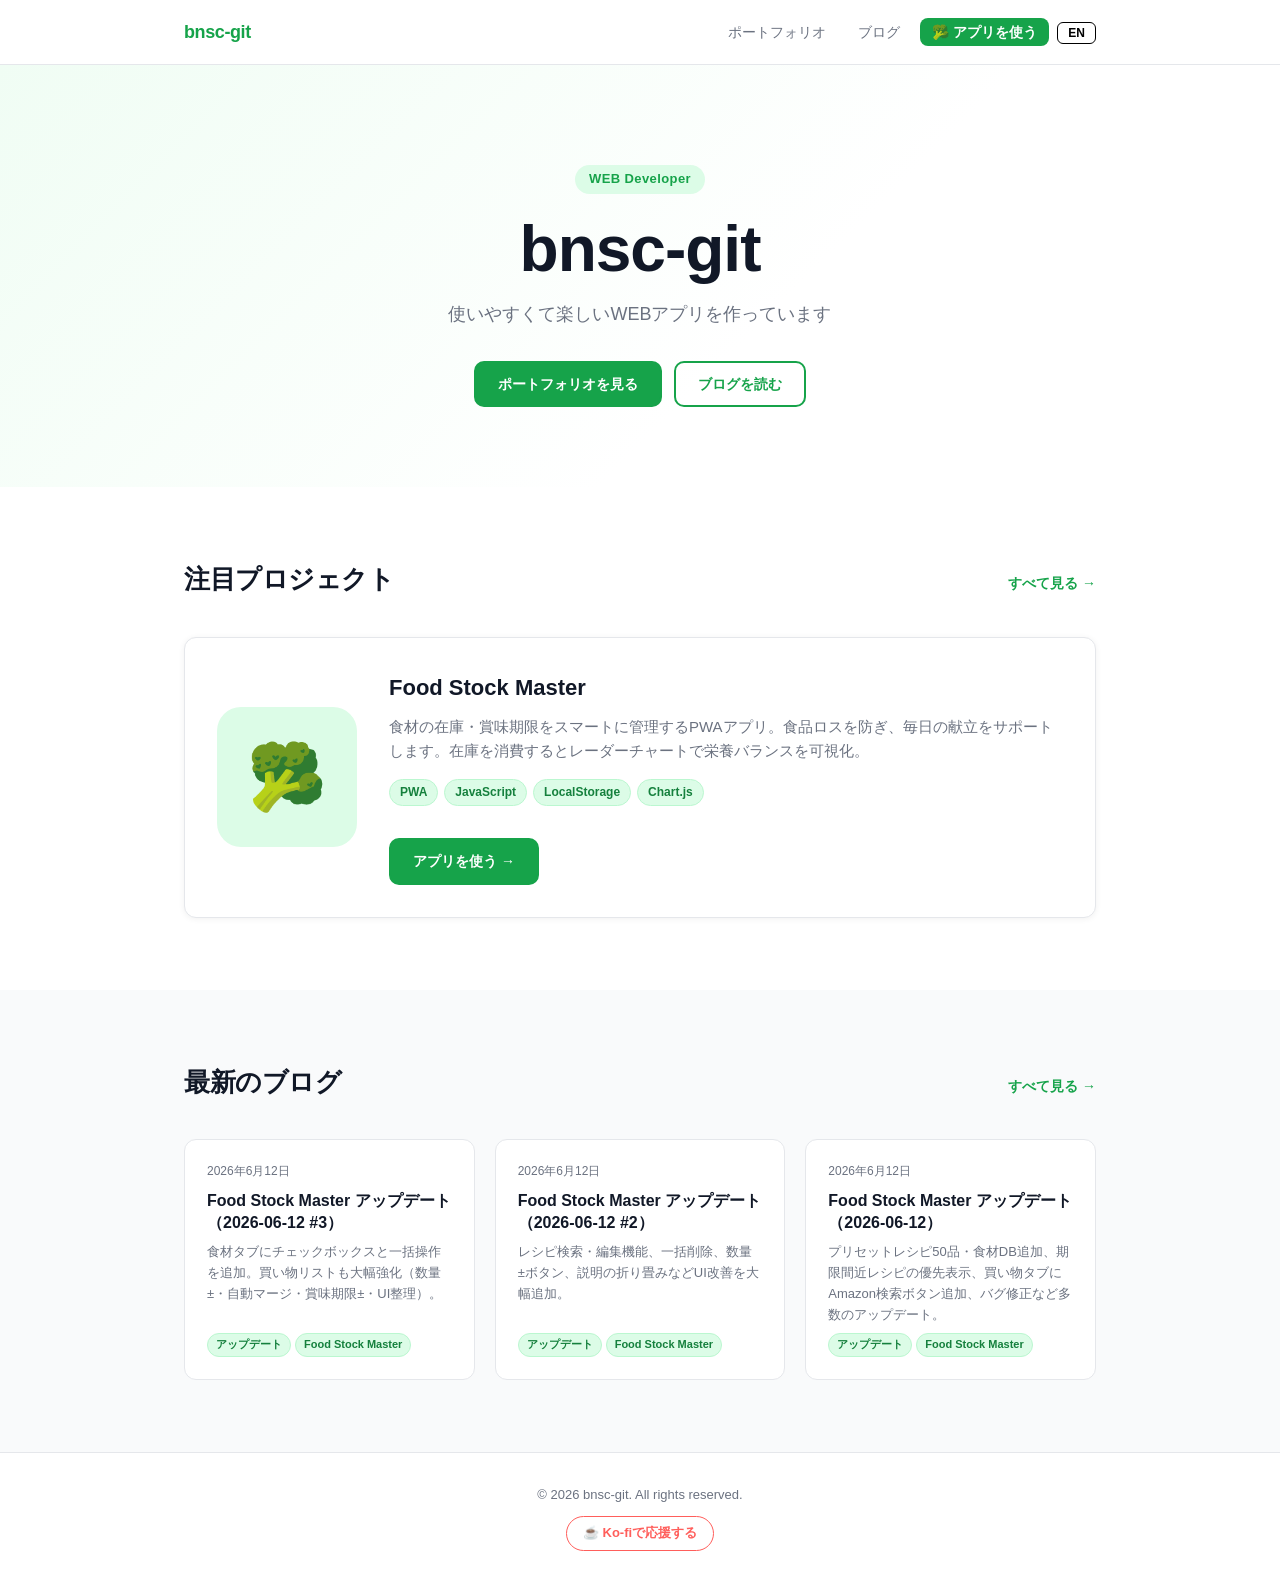
<file: index.html>
<!DOCTYPE html>
<html lang="ja" id="html-root">
<head>
  <meta charset="UTF-8">
  <meta name="viewport" content="width=device-width, initial-scale=1.0">
  <meta name="description" content="WEBアプリ開発者のポートフォリオサイト">
  <title>bnsc-git — Developer</title>
  <link rel="stylesheet" href="site.css">
  <!-- Google AdSense: ca-pub- の後ろをご自身のパブリッシャーIDに変更してください -->
  <script async src="https://pagead2.googlesyndication.com/pagead/js/adsbygoogle.js?client=ca-pub-2338740530028628" crossorigin="anonymous"></script>
</head>
<body>

  <header class="site-header">
    <nav class="nav container">
      <a href="index.html" class="nav-logo">bnsc-git</a>
      <button class="nav-toggle" id="nav-toggle" aria-label="メニュー">☰</button>
      <ul class="nav-links" id="nav-links">
        <li><a href="portfolio.html" data-i18n="portfolio">ポートフォリオ</a></li>
        <li><a href="blog.html" data-i18n="blog">ブログ</a></li>
        <li><a href="food-stock-master/index.html" class="btn-nav" data-i18n="appLink">🥦 アプリを使う</a></li>
        <li><button id="lang-toggle" onclick="setSiteLang(document.documentElement.lang==='ja'?'en':'ja')"
          style="background:none;border:1px solid currentColor;padding:3px 10px;border-radius:6px;cursor:pointer;font-size:12px;font-weight:700">EN</button></li>
      </ul>
    </nav>
  </header>

  <!-- Hero -->
  <section class="hero">
    <div class="container">
      <div class="hero-eyebrow" data-i18n="heroEyebrow">WEB Developer</div>
      <h1 class="hero-title">bnsc-git</h1>
      <p class="hero-sub" data-i18n="heroSub">使いやすくて楽しいWEBアプリを作っています</p>
      <div class="hero-actions">
        <a href="portfolio.html" class="btn btn-primary" data-i18n="heroBtnPortfolio">ポートフォリオを見る</a>
        <a href="blog.html" class="btn btn-outline" data-i18n="heroBtnBlog">ブログを読む</a>
      </div>
    </div>
  </section>

  <!-- Featured Project -->
  <section class="section">
    <div class="container">
      <div class="section-header">
        <h2 class="section-title" data-i18n="featuredTitle">注目プロジェクト</h2>
        <a href="portfolio.html" class="section-link" data-i18n="featuredAll">すべて見る →</a>
      </div>
      <div class="project-featured">
        <div class="project-featured-icon">🥦</div>
        <div>
          <h3>Food Stock Master</h3>
          <p data-i18n="featuredDesc">食材の在庫・賞味期限をスマートに管理するPWAアプリ。食品ロスを防ぎ、毎日の献立をサポートします。在庫を消費するとレーダーチャートで栄養バランスを可視化。</p>
          <div class="tags">
            <span class="tag">PWA</span>
            <span class="tag">JavaScript</span>
            <span class="tag">LocalStorage</span>
            <span class="tag">Chart.js</span>
          </div>
          <a href="food-stock-master/index.html" class="btn btn-primary mt-12" data-i18n="featuredBtn">アプリを使う →</a>
        </div>
      </div>
    </div>
  </section>

  <!-- Latest Blog -->
  <section class="section bg-muted">
    <div class="container">
      <div class="section-header">
        <h2 class="section-title" data-i18n="latestBlog">最新のブログ</h2>
        <a href="blog.html" class="section-link" data-i18n="blogAll">すべて見る →</a>
      </div>
      <div id="blog-preview" class="posts-grid"></div>
    </div>
  </section>

  <footer class="site-footer">
    <div class="container">
      <p>© 2026 bnsc-git. All rights reserved.</p>
      <a href="https://ko-fi.com/YOUR_KOFI_USERNAME" target="_blank" rel="noopener" class="kofi-footer">☕ Ko-fiで応援する</a>
    </div>
  </footer>

  <script src="site.js"></script>
  <script>loadBlogPreview();</script>
</body>
</html>
</file>
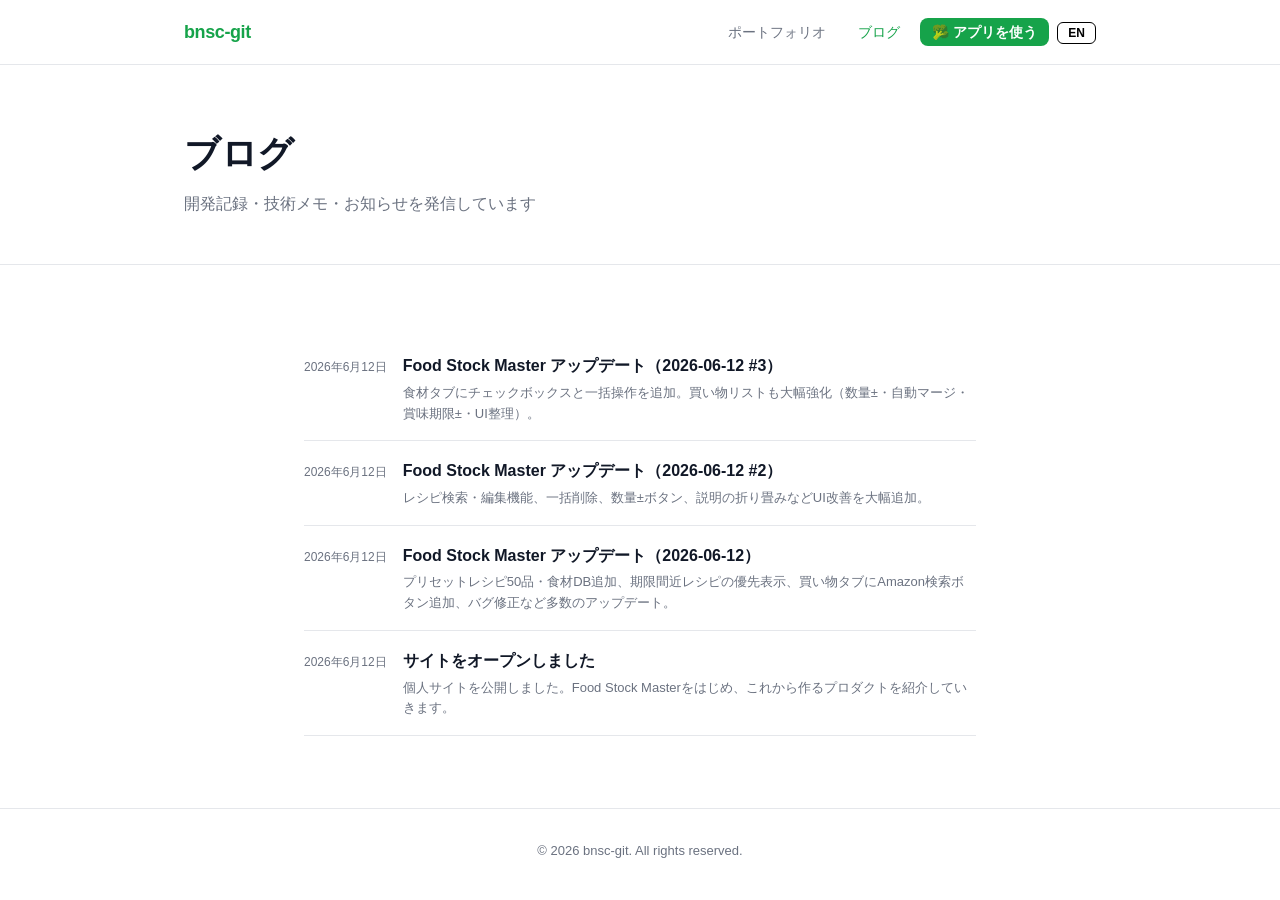
<file: blog.html>
<!DOCTYPE html>
<html lang="ja" id="html-root">
<head>
  <meta charset="UTF-8">
  <meta name="viewport" content="width=device-width, initial-scale=1.0">
  <meta name="description" content="ブログ — 開発記録・お知らせ">
  <title>ブログ — bnsc-git</title>
  <link rel="stylesheet" href="site.css">
  <script async src="https://pagead2.googlesyndication.com/pagead/js/adsbygoogle.js?client=ca-pub-2338740530028628" crossorigin="anonymous"></script>
</head>
<body>

  <header class="site-header">
    <nav class="nav container">
      <a href="index.html" class="nav-logo">bnsc-git</a>
      <button class="nav-toggle" id="nav-toggle" aria-label="メニュー">☰</button>
      <ul class="nav-links" id="nav-links">
        <li><a href="portfolio.html" data-i18n="portfolio">ポートフォリオ</a></li>
        <li><a href="blog.html" data-i18n="blog">ブログ</a></li>
        <li><a href="food-stock-master/index.html" class="btn-nav" data-i18n="appLink">🥦 アプリを使う</a></li>
        <li><button id="lang-toggle" onclick="setSiteLang(document.documentElement.lang==='ja'?'en':'ja')"
          style="background:none;border:1px solid currentColor;padding:3px 10px;border-radius:6px;cursor:pointer;font-size:12px;font-weight:700">EN</button></li>
      </ul>
    </nav>
  </header>

  <section class="page-hero">
    <div class="container">
      <h1 data-i18n="blogHero">ブログ</h1>
      <p data-i18n="blogSub">開発記録・技術メモ・お知らせを発信しています</p>
    </div>
  </section>

  <section class="section">
    <div class="container" style="max-width:720px">
      <div id="blog-list"></div>
    </div>
  </section>

  <footer class="site-footer">
    <div class="container">
      <p>© 2026 bnsc-git. All rights reserved.</p>
    </div>
  </footer>

  <script src="site.js"></script>
  <script>loadBlogList();</script>
</body>
</html>
</file>
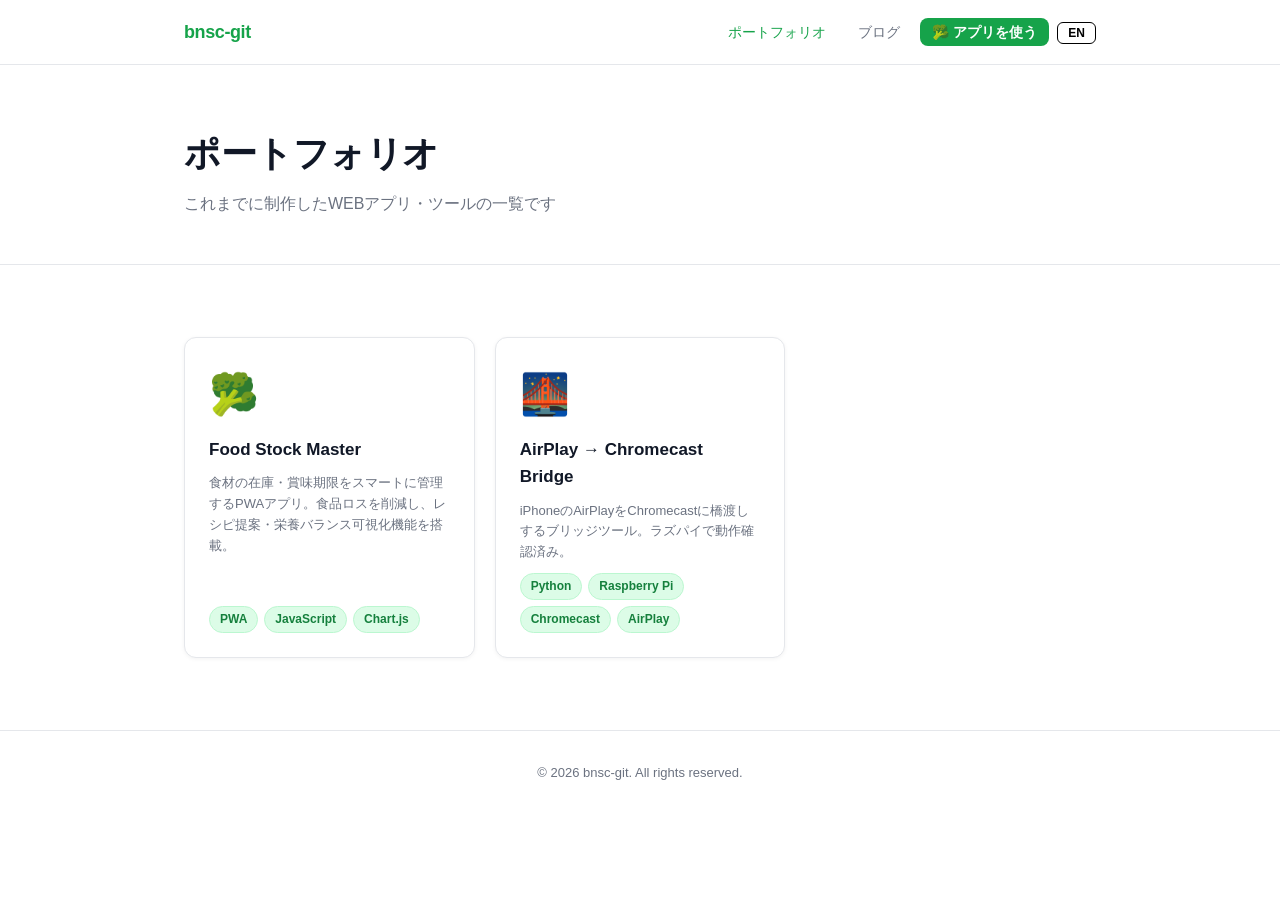
<file: portfolio.html>
<!DOCTYPE html>
<html lang="ja" id="html-root">
<head>
  <meta charset="UTF-8">
  <meta name="viewport" content="width=device-width, initial-scale=1.0">
  <meta name="description" content="ポートフォリオ — 制作物一覧">
  <title>ポートフォリオ — bnsc-git</title>
  <link rel="stylesheet" href="site.css">
  <script async src="https://pagead2.googlesyndication.com/pagead/js/adsbygoogle.js?client=ca-pub-2338740530028628" crossorigin="anonymous"></script>
</head>
<body>

  <header class="site-header">
    <nav class="nav container">
      <a href="index.html" class="nav-logo">bnsc-git</a>
      <button class="nav-toggle" id="nav-toggle" aria-label="メニュー">☰</button>
      <ul class="nav-links" id="nav-links">
        <li><a href="portfolio.html" data-i18n="portfolio">ポートフォリオ</a></li>
        <li><a href="blog.html" data-i18n="blog">ブログ</a></li>
        <li><a href="food-stock-master/index.html" class="btn-nav" data-i18n="appLink">🥦 アプリを使う</a></li>
        <li><button id="lang-toggle" onclick="setSiteLang(document.documentElement.lang==='ja'?'en':'ja')"
          style="background:none;border:1px solid currentColor;padding:3px 10px;border-radius:6px;cursor:pointer;font-size:12px;font-weight:700">EN</button></li>
      </ul>
    </nav>
  </header>

  <section class="page-hero">
    <div class="container">
      <h1 data-i18n="portfolioHero">ポートフォリオ</h1>
      <p data-i18n="portfolioSub">これまでに制作したWEBアプリ・ツールの一覧です</p>
    </div>
  </section>

  <section class="section">
    <div class="container">
      <div class="projects-grid">

        <!-- Food Stock Master -->
        <a href="food-stock-master/index.html" class="project-card">
          <div class="project-card-icon">🥦</div>
          <h3>Food Stock Master</h3>
          <p data-i18n="portfolioDesc">食材の在庫・賞味期限をスマートに管理するPWAアプリ。食品ロスを削減し、レシピ提案・栄養バランス可視化機能を搭載。</p>
          <div class="tags">
            <span class="tag">PWA</span>
            <span class="tag">JavaScript</span>
            <span class="tag">Chart.js</span>
          </div>
        </a>

        <!-- AirPlay → Chromecast Bridge -->
        <a href="https://github.com/bnsc-git/airplay-chromecast-bridge" target="_blank" rel="noopener" class="project-card">
          <div class="project-card-icon">🌉</div>
          <h3>AirPlay → Chromecast Bridge</h3>
          <p>iPhoneのAirPlayをChromecastに橋渡しするブリッジツール。ラズパイで動作確認済み。</p>
          <div class="tags">
            <span class="tag">Python</span>
            <span class="tag">Raspberry Pi</span>
            <span class="tag">Chromecast</span>
            <span class="tag">AirPlay</span>
          </div>
        </a>

      </div>
    </div>
  </section>

  <footer class="site-footer">
    <div class="container">
      <p>© 2026 bnsc-git. All rights reserved.</p>
    </div>
  </footer>

  <script src="site.js"></script>
</body>
</html>
</file>
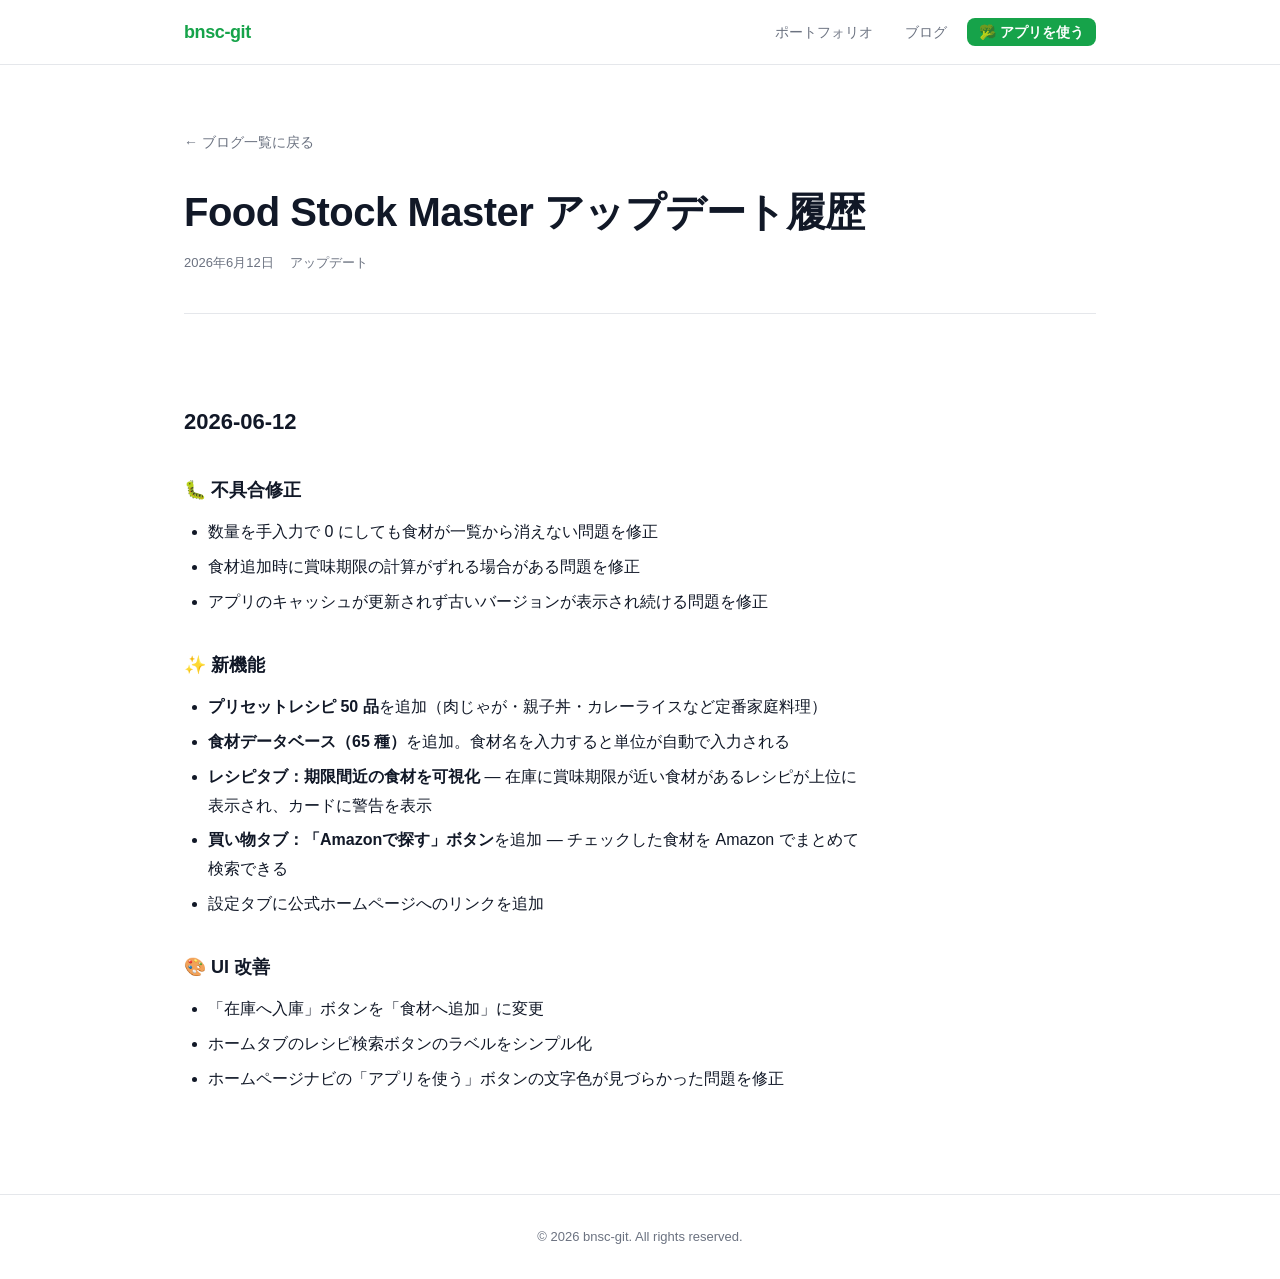
<file: posts/2026-06-12-update.html>
<!DOCTYPE html>
<html lang="ja">
<head>
  <meta charset="UTF-8">
  <meta name="viewport" content="width=device-width, initial-scale=1.0">
  <title>Food Stock Master アップデート（2026-06-12）— bnsc-git</title>
  <link rel="stylesheet" href="../site.css">
  <script async src="https://pagead2.googlesyndication.com/pagead/js/adsbygoogle.js?client=ca-pub-2338740530028628" crossorigin="anonymous"></script>
</head>
<body>

  <header class="site-header">
    <nav class="nav container">
      <a href="../index.html" class="nav-logo">bnsc-git</a>
      <button class="nav-toggle" id="nav-toggle" aria-label="メニュー">☰</button>
      <ul class="nav-links" id="nav-links">
        <li><a href="../portfolio.html">ポートフォリオ</a></li>
        <li><a href="../blog.html">ブログ</a></li>
        <li><a href="../food-stock-master/index.html" class="btn-nav">🥦 アプリを使う</a></li>
      </ul>
    </nav>
  </header>

  <div class="container">
    <div class="article-header">
      <p class="article-back"><a href="../blog.html">← ブログ一覧に戻る</a></p>
      <h1>Food Stock Master アップデート履歴</h1>
      <div class="article-meta">
        <span>2026年6月12日</span>
        <span>アップデート</span>
      </div>
    </div>

    <div class="article-body">

      <h2>2026-06-12</h2>

      <h3>🐛 不具合修正</h3>
      <ul>
        <li>数量を手入力で 0 にしても食材が一覧から消えない問題を修正</li>
        <li>食材追加時に賞味期限の計算がずれる場合がある問題を修正</li>
        <li>アプリのキャッシュが更新されず古いバージョンが表示され続ける問題を修正</li>
      </ul>

      <h3>✨ 新機能</h3>
      <ul>
        <li><strong>プリセットレシピ 50 品</strong>を追加（肉じゃが・親子丼・カレーライスなど定番家庭料理）</li>
        <li><strong>食材データベース（65 種）</strong>を追加。食材名を入力すると単位が自動で入力される</li>
        <li><strong>レシピタブ：期限間近の食材を可視化</strong> — 在庫に賞味期限が近い食材があるレシピが上位に表示され、カードに警告を表示</li>
        <li><strong>買い物タブ：「Amazonで探す」ボタン</strong>を追加 — チェックした食材を Amazon でまとめて検索できる</li>
        <li>設定タブに公式ホームページへのリンクを追加</li>
      </ul>

      <h3>🎨 UI 改善</h3>
      <ul>
        <li>「在庫へ入庫」ボタンを「食材へ追加」に変更</li>
        <li>ホームタブのレシピ検索ボタンのラベルをシンプル化</li>
        <li>ホームページナビの「アプリを使う」ボタンの文字色が見づらかった問題を修正</li>
      </ul>

    </div>
  </div>

  <footer class="site-footer">
    <div class="container">
      <p>© 2026 bnsc-git. All rights reserved.</p>
    </div>
  </footer>

  <script src="../site.js"></script>
</body>
</html>
</file>
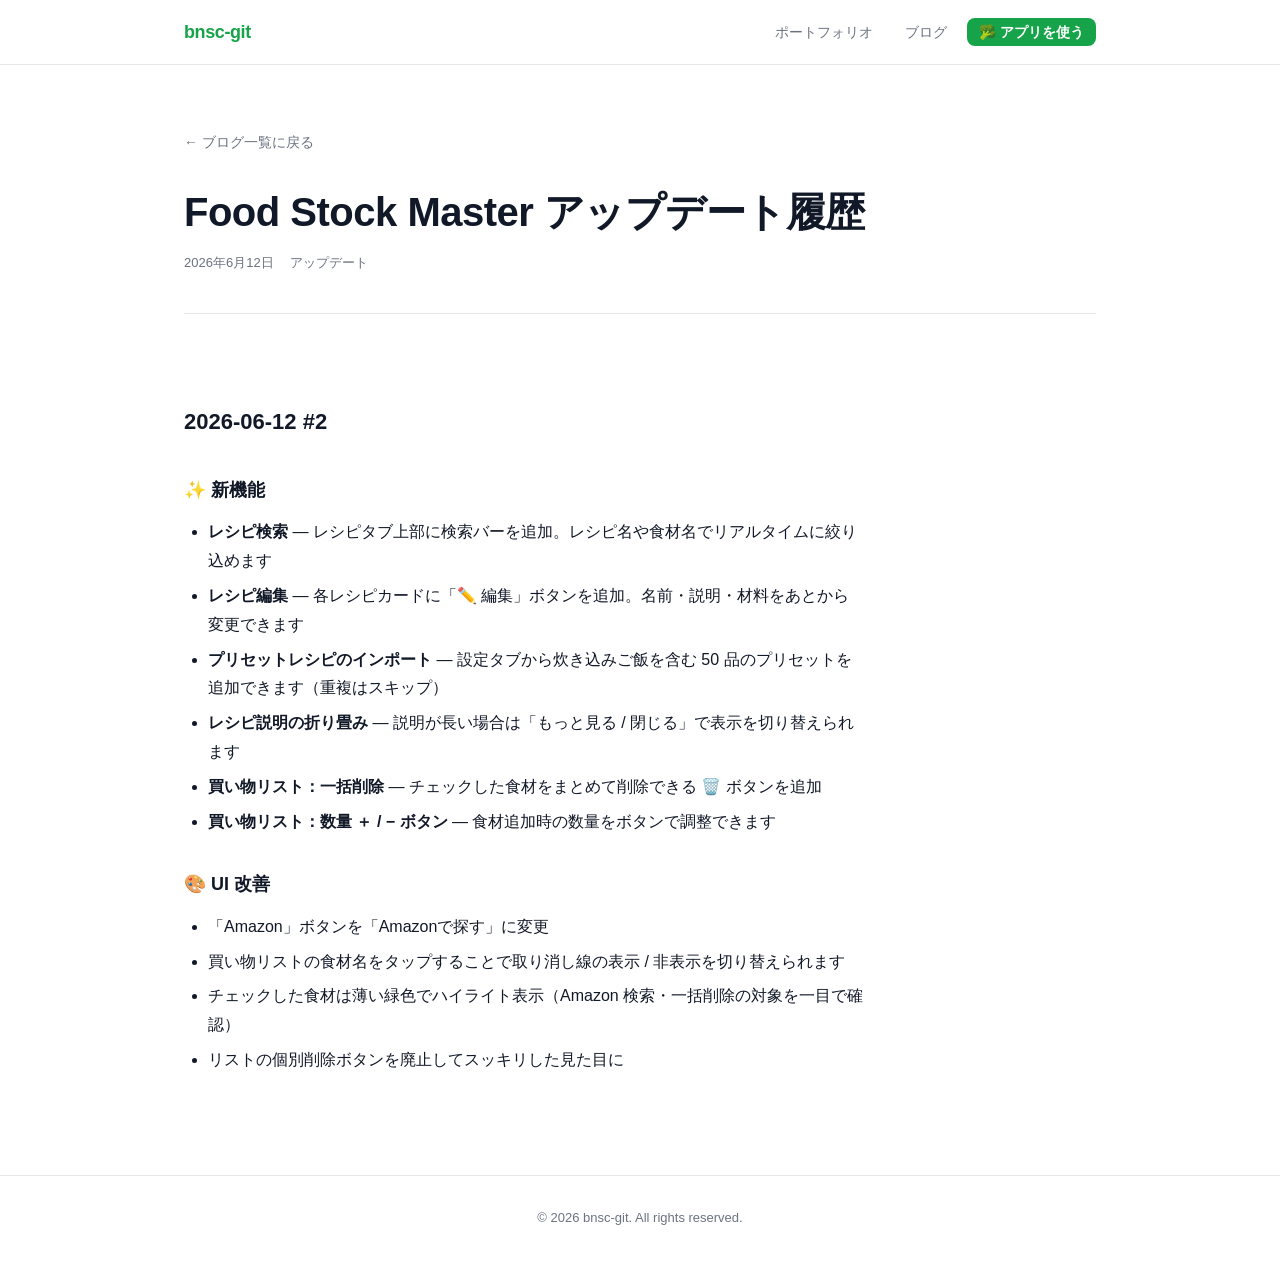
<file: posts/2026-06-12-update2.html>
<!DOCTYPE html>
<html lang="ja">
<head>
  <meta charset="UTF-8">
  <meta name="viewport" content="width=device-width, initial-scale=1.0">
  <title>Food Stock Master アップデート（2026-06-12 #2）— bnsc-git</title>
  <link rel="stylesheet" href="../site.css">
  <script async src="https://pagead2.googlesyndication.com/pagead/js/adsbygoogle.js?client=ca-pub-2338740530028628" crossorigin="anonymous"></script>
</head>
<body>

  <header class="site-header">
    <nav class="nav container">
      <a href="../index.html" class="nav-logo">bnsc-git</a>
      <button class="nav-toggle" id="nav-toggle" aria-label="メニュー">☰</button>
      <ul class="nav-links" id="nav-links">
        <li><a href="../portfolio.html">ポートフォリオ</a></li>
        <li><a href="../blog.html">ブログ</a></li>
        <li><a href="../food-stock-master/index.html" class="btn-nav">🥦 アプリを使う</a></li>
      </ul>
    </nav>
  </header>

  <div class="container">
    <div class="article-header">
      <p class="article-back"><a href="../blog.html">← ブログ一覧に戻る</a></p>
      <h1>Food Stock Master アップデート履歴</h1>
      <div class="article-meta">
        <span>2026年6月12日</span>
        <span>アップデート</span>
      </div>
    </div>

    <div class="article-body">

      <h2>2026-06-12 #2</h2>

      <h3>✨ 新機能</h3>
      <ul>
        <li><strong>レシピ検索</strong> — レシピタブ上部に検索バーを追加。レシピ名や食材名でリアルタイムに絞り込めます</li>
        <li><strong>レシピ編集</strong> — 各レシピカードに「✏️ 編集」ボタンを追加。名前・説明・材料をあとから変更できます</li>
        <li><strong>プリセットレシピのインポート</strong> — 設定タブから炊き込みご飯を含む 50 品のプリセットを追加できます（重複はスキップ）</li>
        <li><strong>レシピ説明の折り畳み</strong> — 説明が長い場合は「もっと見る / 閉じる」で表示を切り替えられます</li>
        <li><strong>買い物リスト：一括削除</strong> — チェックした食材をまとめて削除できる 🗑️ ボタンを追加</li>
        <li><strong>買い物リスト：数量 ＋ / − ボタン</strong> — 食材追加時の数量をボタンで調整できます</li>
      </ul>

      <h3>🎨 UI 改善</h3>
      <ul>
        <li>「Amazon」ボタンを「Amazonで探す」に変更</li>
        <li>買い物リストの食材名をタップすることで取り消し線の表示 / 非表示を切り替えられます</li>
        <li>チェックした食材は薄い緑色でハイライト表示（Amazon 検索・一括削除の対象を一目で確認）</li>
        <li>リストの個別削除ボタンを廃止してスッキリした見た目に</li>
      </ul>

    </div>
  </div>

  <footer class="site-footer">
    <div class="container">
      <p>© 2026 bnsc-git. All rights reserved.</p>
    </div>
  </footer>

  <script src="../site.js"></script>
</body>
</html>
</file>
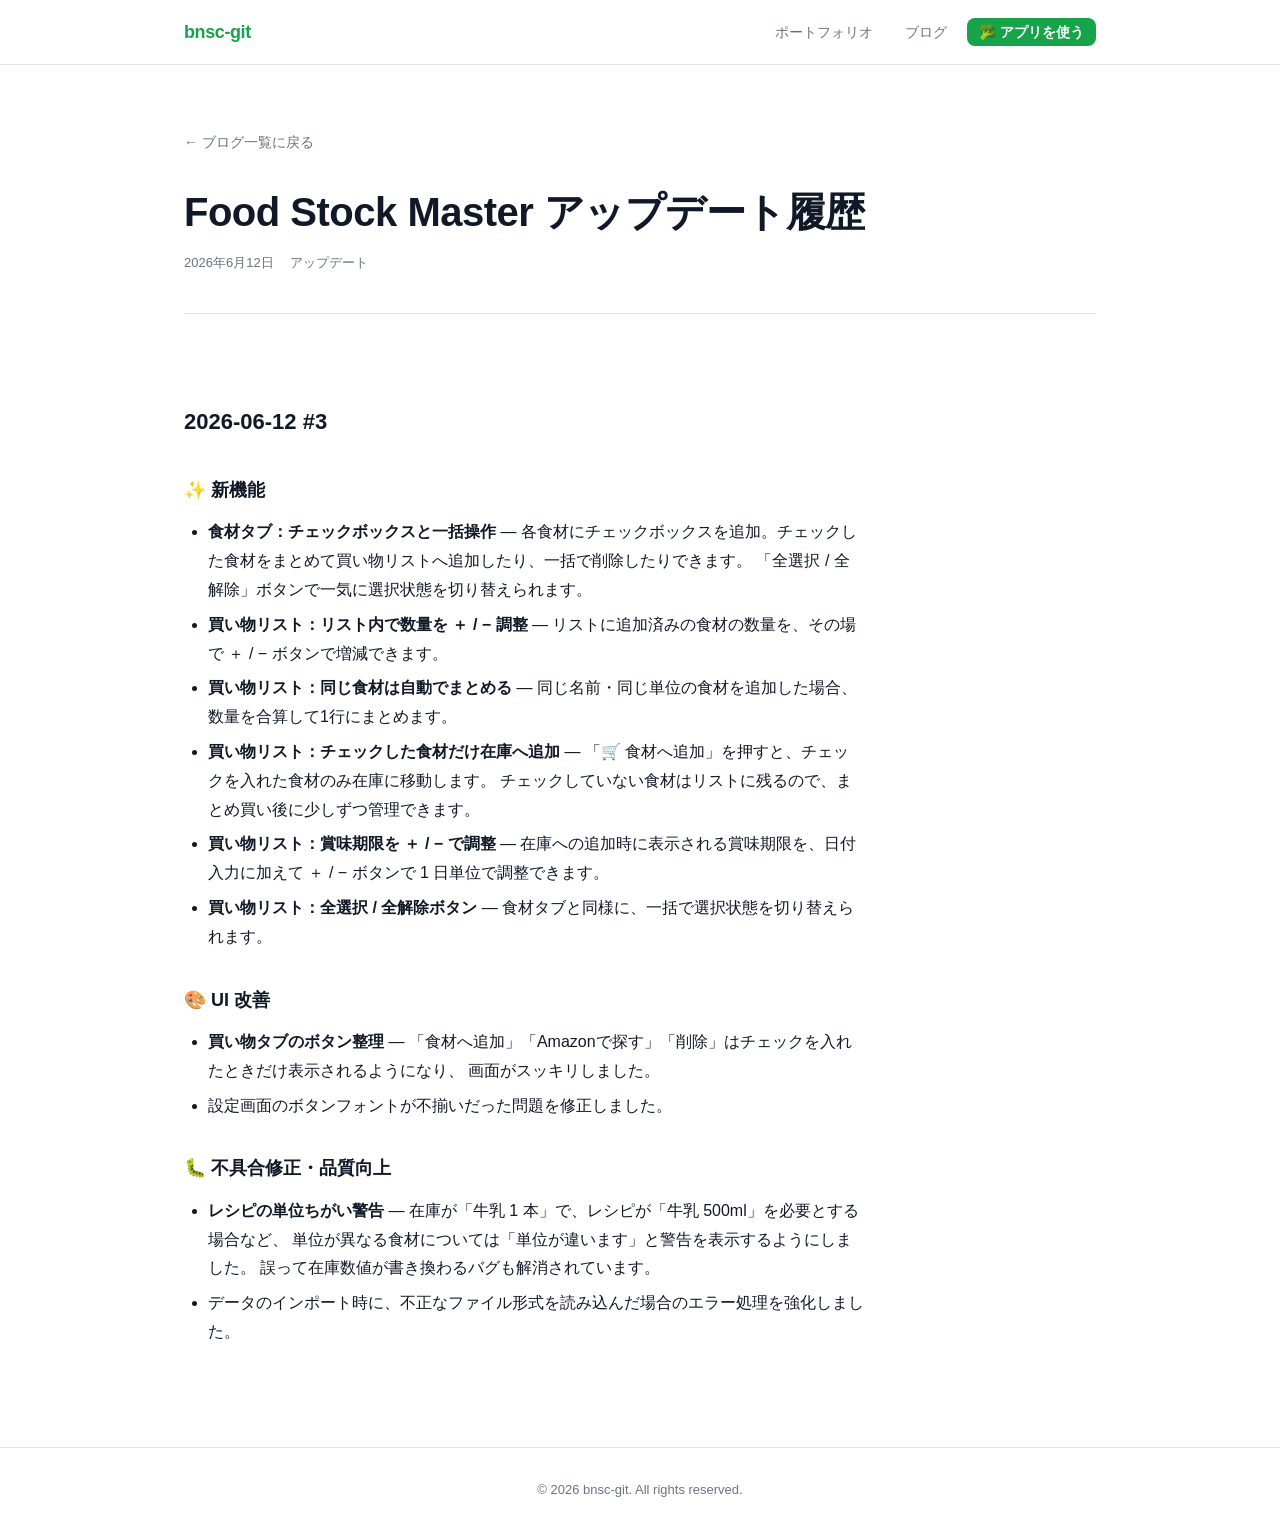
<file: posts/2026-06-12-update3.html>
<!DOCTYPE html>
<html lang="ja">
<head>
  <meta charset="UTF-8">
  <meta name="viewport" content="width=device-width, initial-scale=1.0">
  <title>Food Stock Master アップデート（2026-06-12 #3）— bnsc-git</title>
  <link rel="stylesheet" href="../site.css">
  <script async src="https://pagead2.googlesyndication.com/pagead/js/adsbygoogle.js?client=ca-pub-2338740530028628" crossorigin="anonymous"></script>
</head>
<body>

  <header class="site-header">
    <nav class="nav container">
      <a href="../index.html" class="nav-logo">bnsc-git</a>
      <button class="nav-toggle" id="nav-toggle" aria-label="メニュー">☰</button>
      <ul class="nav-links" id="nav-links">
        <li><a href="../portfolio.html">ポートフォリオ</a></li>
        <li><a href="../blog.html">ブログ</a></li>
        <li><a href="../food-stock-master/index.html" class="btn-nav">🥦 アプリを使う</a></li>
      </ul>
    </nav>
  </header>

  <div class="container">
    <div class="article-header">
      <p class="article-back"><a href="../blog.html">← ブログ一覧に戻る</a></p>
      <h1>Food Stock Master アップデート履歴</h1>
      <div class="article-meta">
        <span>2026年6月12日</span>
        <span>アップデート</span>
      </div>
    </div>

    <div class="article-body">

      <h2>2026-06-12 #3</h2>

      <h3>✨ 新機能</h3>
      <ul>
        <li>
          <strong>食材タブ：チェックボックスと一括操作</strong> —
          各食材にチェックボックスを追加。チェックした食材をまとめて買い物リストへ追加したり、一括で削除したりできます。
          「全選択 / 全解除」ボタンで一気に選択状態を切り替えられます。
        </li>
        <li>
          <strong>買い物リスト：リスト内で数量を ＋ / − 調整</strong> —
          リストに追加済みの食材の数量を、その場で ＋ / − ボタンで増減できます。
        </li>
        <li>
          <strong>買い物リスト：同じ食材は自動でまとめる</strong> —
          同じ名前・同じ単位の食材を追加した場合、数量を合算して1行にまとめます。
        </li>
        <li>
          <strong>買い物リスト：チェックした食材だけ在庫へ追加</strong> —
          「🛒 食材へ追加」を押すと、チェックを入れた食材のみ在庫に移動します。
          チェックしていない食材はリストに残るので、まとめ買い後に少しずつ管理できます。
        </li>
        <li>
          <strong>買い物リスト：賞味期限を ＋ / − で調整</strong> —
          在庫への追加時に表示される賞味期限を、日付入力に加えて ＋ / − ボタンで 1 日単位で調整できます。
        </li>
        <li>
          <strong>買い物リスト：全選択 / 全解除ボタン</strong> — 食材タブと同様に、一括で選択状態を切り替えられます。
        </li>
      </ul>

      <h3>🎨 UI 改善</h3>
      <ul>
        <li>
          <strong>買い物タブのボタン整理</strong> —
          「食材へ追加」「Amazonで探す」「削除」はチェックを入れたときだけ表示されるようになり、
          画面がスッキリしました。
        </li>
        <li>設定画面のボタンフォントが不揃いだった問題を修正しました。</li>
      </ul>

      <h3>🐛 不具合修正・品質向上</h3>
      <ul>
        <li>
          <strong>レシピの単位ちがい警告</strong> —
          在庫が「牛乳 1 本」で、レシピが「牛乳 500ml」を必要とする場合など、
          単位が異なる食材については「単位が違います」と警告を表示するようにしました。
          誤って在庫数値が書き換わるバグも解消されています。
        </li>
        <li>データのインポート時に、不正なファイル形式を読み込んだ場合のエラー処理を強化しました。</li>
      </ul>

    </div>
  </div>

  <footer class="site-footer">
    <div class="container">
      <p>© 2026 bnsc-git. All rights reserved.</p>
    </div>
  </footer>

  <script src="../site.js"></script>
</body>
</html>
</file>
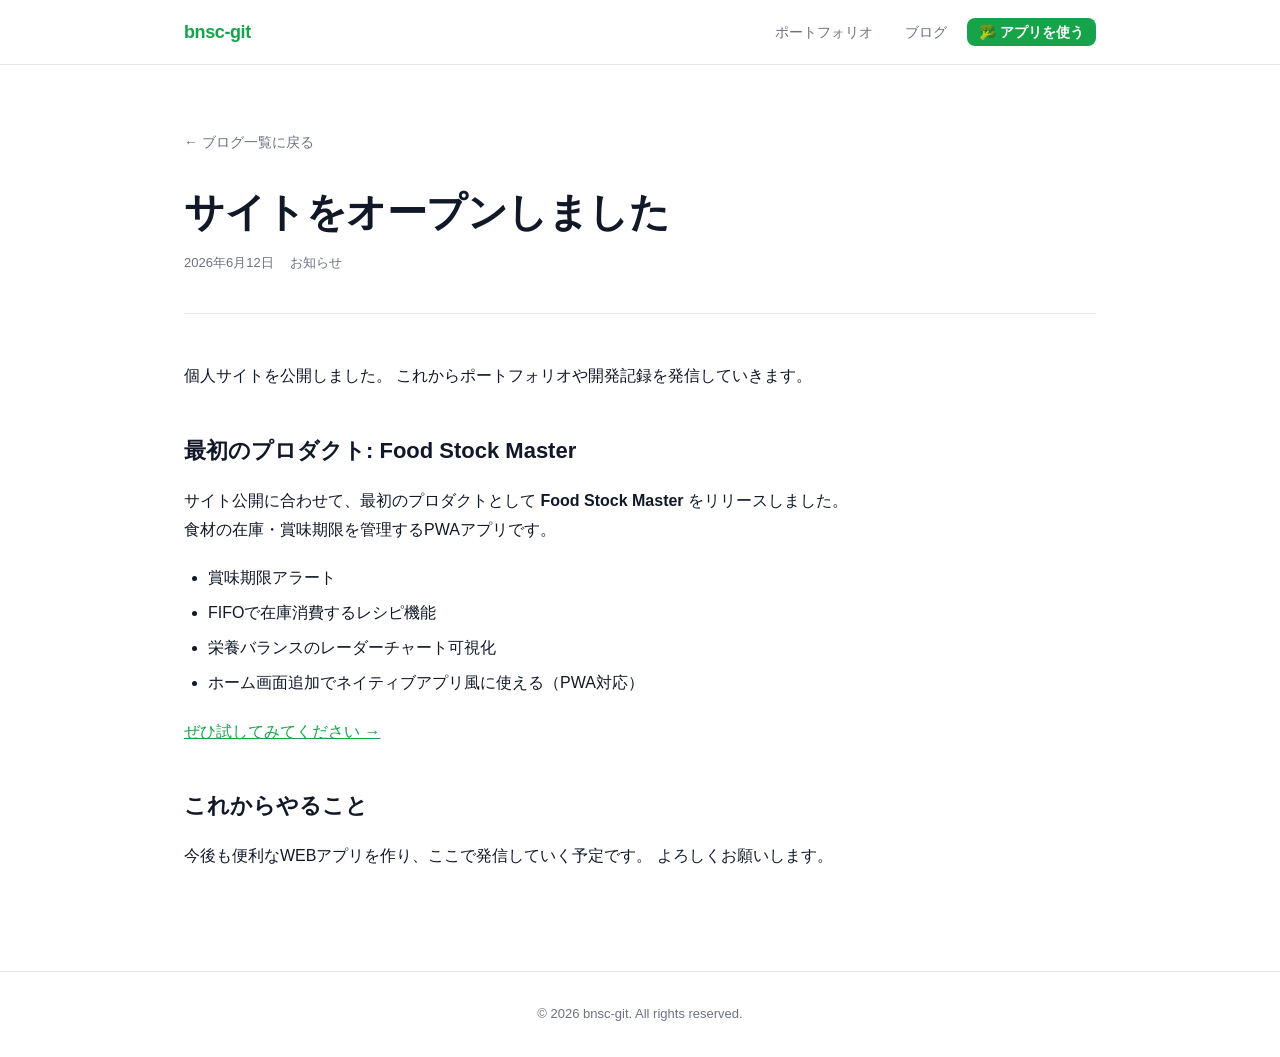
<file: posts/welcome.html>
<!DOCTYPE html>
<html lang="ja">
<head>
  <meta charset="UTF-8">
  <meta name="viewport" content="width=device-width, initial-scale=1.0">
  <title>サイトをオープンしました — bnsc-git</title>
  <link rel="stylesheet" href="../site.css">
  <script async src="https://pagead2.googlesyndication.com/pagead/js/adsbygoogle.js?client=ca-pub-2338740530028628" crossorigin="anonymous"></script>
</head>
<body>

  <header class="site-header">
    <nav class="nav container">
      <a href="../index.html" class="nav-logo">bnsc-git</a>
      <button class="nav-toggle" id="nav-toggle" aria-label="メニュー">☰</button>
      <ul class="nav-links" id="nav-links">
        <li><a href="../portfolio.html">ポートフォリオ</a></li>
        <li><a href="../blog.html">ブログ</a></li>
        <li><a href="../food-stock-master/index.html" class="btn-nav">🥦 アプリを使う</a></li>
      </ul>
    </nav>
  </header>

  <div class="container">
    <div class="article-header">
      <p class="article-back"><a href="../blog.html">← ブログ一覧に戻る</a></p>
      <h1>サイトをオープンしました</h1>
      <div class="article-meta">
        <span>2026年6月12日</span>
        <span>お知らせ</span>
      </div>
    </div>

    <div class="article-body">
      <p>
        個人サイトを公開しました。
        これからポートフォリオや開発記録を発信していきます。
      </p>

      <h2>最初のプロダクト: Food Stock Master</h2>
      <p>
        サイト公開に合わせて、最初のプロダクトとして
        <strong>Food Stock Master</strong> をリリースしました。
        食材の在庫・賞味期限を管理するPWAアプリです。
      </p>
      <ul>
        <li>賞味期限アラート</li>
        <li>FIFOで在庫消費するレシピ機能</li>
        <li>栄養バランスのレーダーチャート可視化</li>
        <li>ホーム画面追加でネイティブアプリ風に使える（PWA対応）</li>
      </ul>
      <p>
        <a href="../food-stock-master/index.html">ぜひ試してみてください →</a>
      </p>

      <h2>これからやること</h2>
      <p>
        今後も便利なWEBアプリを作り、ここで発信していく予定です。
        よろしくお願いします。
      </p>
    </div>
  </div>

  <footer class="site-footer">
    <div class="container">
      <p>© 2026 bnsc-git. All rights reserved.</p>
    </div>
  </footer>

  <script src="../site.js"></script>
</body>
</html>
</file>
<file: site.css>
/* ====================================================
   Site — shared styles
==================================================== */
*, *::before, *::after { box-sizing: border-box; margin: 0; padding: 0; }

:root {
  --primary:       #16a34a;
  --primary-dark:  #15803d;
  --primary-light: #dcfce7;
  --text:          #111827;
  --text-muted:    #6b7280;
  --border:        #e5e7eb;
  --bg:            #ffffff;
  --bg-muted:      #f9fafb;
  --radius:        12px;
  --nav-h:         64px;
}

body {
  font-family: -apple-system, BlinkMacSystemFont, 'Hiragino Kaku Gothic ProN',
    'Noto Sans JP', sans-serif;
  color: var(--text);
  background: var(--bg);
  line-height: 1.6;
}

.container {
  max-width: 960px;
  margin: 0 auto;
  padding: 0 24px;
}

/* ---- Nav ---- */
.site-header {
  position: sticky;
  top: 0;
  z-index: 100;
  background: rgba(255,255,255,.92);
  backdrop-filter: blur(8px);
  border-bottom: 1px solid var(--border);
}

.nav {
  display: flex;
  align-items: center;
  height: var(--nav-h);
  gap: 32px;
}

.nav-logo {
  font-size: 18px;
  font-weight: 800;
  color: var(--primary);
  text-decoration: none;
  letter-spacing: -.4px;
  white-space: nowrap;
}

.nav-links {
  display: flex;
  list-style: none;
  gap: 8px;
  margin-left: auto;
  align-items: center;
}

.nav-links a {
  color: var(--text-muted);
  text-decoration: none;
  font-size: 14px;
  font-weight: 500;
  padding: 6px 12px;
  border-radius: 8px;
  transition: color .15s, background .15s;
}
.nav-links a:hover { color: var(--text); background: var(--bg-muted); }
.nav-links a.btn-nav {
  background: var(--primary);
  color: #fff !important;
  font-weight: 600;
}
.nav-links a.btn-nav:hover { background: var(--primary-dark); color: #fff !important; }

/* Mobile nav */
.nav-toggle {
  display: none;
  background: none;
  border: none;
  cursor: pointer;
  font-size: 24px;
  margin-left: auto;
  color: var(--text);
}

@media (max-width: 600px) {
  .nav-links { display: none; flex-direction: column; width: 100%; }
  .nav-links.open {
    display: flex;
    position: absolute;
    top: var(--nav-h);
    left: 0;
    background: var(--bg);
    border-bottom: 1px solid var(--border);
    padding: 12px 24px;
  }
  .nav-links li { width: 100%; }
  .nav-links a { display: block; padding: 10px 0; }
  .nav-toggle { display: block; }
}

/* ---- Buttons ---- */
.btn {
  display: inline-flex;
  align-items: center;
  gap: 6px;
  padding: 10px 22px;
  border-radius: 10px;
  font-size: 14px;
  font-weight: 600;
  text-decoration: none;
  border: 2px solid transparent;
  cursor: pointer;
  transition: opacity .15s, transform .1s;
}
.btn:active { transform: scale(.97); }
.btn-primary { background: var(--primary); color: #fff; border-color: var(--primary); }
.btn-primary:hover { background: var(--primary-dark); border-color: var(--primary-dark); }
.btn-outline  { background: transparent; color: var(--primary); border-color: var(--primary); }
.btn-outline:hover { background: var(--primary-light); }

/* ---- Hero ---- */
.hero {
  padding: 100px 0 80px;
  text-align: center;
  background: linear-gradient(135deg, #f0fdf4 0%, #ffffff 60%);
}
.hero-eyebrow {
  display: inline-block;
  font-size: 13px;
  font-weight: 700;
  color: var(--primary);
  background: var(--primary-light);
  padding: 4px 14px;
  border-radius: 20px;
  margin-bottom: 20px;
  letter-spacing: .4px;
}
.hero-title {
  font-size: clamp(40px, 8vw, 64px);
  font-weight: 800;
  line-height: 1.1;
  letter-spacing: -1px;
  margin-bottom: 16px;
}
.hero-sub {
  font-size: 18px;
  color: var(--text-muted);
  margin-bottom: 32px;
}
.hero-actions { display: flex; gap: 12px; justify-content: center; flex-wrap: wrap; }

/* ---- Sections ---- */
.section { padding: 72px 0; }
.section.bg-muted { background: var(--bg-muted); }

.section-header {
  display: flex;
  align-items: baseline;
  justify-content: space-between;
  margin-bottom: 36px;
  gap: 16px;
}
.section-title {
  font-size: 26px;
  font-weight: 800;
  letter-spacing: -.5px;
}
.section-link {
  font-size: 14px;
  font-weight: 600;
  color: var(--primary);
  text-decoration: none;
  white-space: nowrap;
}
.section-link:hover { text-decoration: underline; }

/* ---- Featured Project ---- */
.project-featured {
  display: grid;
  grid-template-columns: 140px 1fr;
  gap: 32px;
  background: var(--bg);
  border: 1px solid var(--border);
  border-radius: var(--radius);
  padding: 32px;
  align-items: center;
  box-shadow: 0 1px 6px rgba(0,0,0,.06);
}
.project-featured-icon {
  width: 140px;
  height: 140px;
  background: var(--primary-light);
  border-radius: 24px;
  display: flex;
  align-items: center;
  justify-content: center;
  font-size: 64px;
  flex-shrink: 0;
}
.project-featured h3 { font-size: 22px; font-weight: 800; margin-bottom: 10px; }
.project-featured p  { color: var(--text-muted); font-size: 15px; margin-bottom: 16px; }

@media (max-width: 600px) {
  .project-featured { grid-template-columns: 1fr; }
  .project-featured-icon { width: 80px; height: 80px; font-size: 40px; border-radius: 16px; }
}

/* ---- Tags ---- */
.tags { display: flex; flex-wrap: wrap; gap: 6px; margin-bottom: 20px; }
.tag {
  font-size: 12px;
  font-weight: 600;
  color: var(--primary-dark);
  background: var(--primary-light);
  border: 1px solid #bbf7d0;
  padding: 3px 10px;
  border-radius: 20px;
}

/* ---- Portfolio Grid ---- */
.projects-grid {
  display: grid;
  grid-template-columns: repeat(auto-fill, minmax(280px, 1fr));
  gap: 20px;
}
.project-card {
  background: var(--bg);
  border: 1px solid var(--border);
  border-radius: var(--radius);
  padding: 24px;
  text-decoration: none;
  color: inherit;
  display: flex;
  flex-direction: column;
  gap: 10px;
  transition: box-shadow .2s, transform .15s;
  box-shadow: 0 1px 4px rgba(0,0,0,.05);
}
.project-card:hover { box-shadow: 0 4px 20px rgba(0,0,0,.10); transform: translateY(-2px); }
.project-card-icon { font-size: 40px; }
.project-card h3 { font-size: 17px; font-weight: 700; }
.project-card p  { font-size: 13px; color: var(--text-muted); flex: 1; }
.project-card .tags { margin: 0; }

/* ---- Posts Grid ---- */
.posts-grid {
  display: grid;
  grid-template-columns: repeat(auto-fill, minmax(280px, 1fr));
  gap: 20px;
}
.post-card {
  background: var(--bg);
  border: 1px solid var(--border);
  border-radius: var(--radius);
  padding: 22px;
  text-decoration: none;
  color: inherit;
  display: flex;
  flex-direction: column;
  gap: 8px;
  transition: box-shadow .2s, transform .15s;
}
.post-card:hover { box-shadow: 0 4px 20px rgba(0,0,0,.10); transform: translateY(-2px); }
.post-card-date { font-size: 12px; color: var(--text-muted); font-weight: 500; }
.post-card h3  { font-size: 16px; font-weight: 700; line-height: 1.4; }
.post-card p   { font-size: 13px; color: var(--text-muted); flex: 1; }
.post-card-tags { display: flex; flex-wrap: wrap; gap: 4px; }
.post-tag {
  font-size: 11px; font-weight: 600;
  color: var(--primary-dark);
  background: var(--primary-light);
  border: 1px solid #bbf7d0;
  padding: 2px 8px;
  border-radius: 12px;
}

.empty-state { color: var(--text-muted); font-size: 14px; padding: 24px 0; }

/* ---- Blog List Page ---- */
.posts-list { display: flex; flex-direction: column; gap: 1px; }
.post-list-item {
  display: flex;
  align-items: baseline;
  gap: 16px;
  padding: 16px 0;
  border-bottom: 1px solid var(--border);
  text-decoration: none;
  color: inherit;
  transition: color .15s;
}
.post-list-item:hover h3 { color: var(--primary); }
.post-list-date { font-size: 12px; color: var(--text-muted); white-space: nowrap; min-width: 80px; }
.post-list-body { flex: 1; }
.post-list-body h3 { font-size: 16px; font-weight: 600; margin-bottom: 4px; }
.post-list-body p  { font-size: 13px; color: var(--text-muted); }

/* ---- Page Header ---- */
.page-hero {
  padding: 60px 0 48px;
  border-bottom: 1px solid var(--border);
}
.page-hero h1 { font-size: 36px; font-weight: 800; letter-spacing: -.5px; margin-bottom: 8px; }
.page-hero p  { color: var(--text-muted); font-size: 16px; }

/* ---- Article (blog post) ---- */
.article-header { padding: 64px 0 40px; border-bottom: 1px solid var(--border); }
.article-header h1 {
  font-size: clamp(26px, 5vw, 40px);
  font-weight: 800;
  letter-spacing: -.5px;
  line-height: 1.25;
  margin-bottom: 16px;
}
.article-meta { display: flex; gap: 16px; font-size: 13px; color: var(--text-muted); }
.article-body {
  padding: 48px 0 80px;
  max-width: 680px;
  font-size: 16px;
  line-height: 1.8;
}
.article-body h2 { font-size: 22px; font-weight: 700; margin: 40px 0 16px; }
.article-body h3 { font-size: 18px; font-weight: 700; margin: 32px 0 12px; }
.article-body p  { margin-bottom: 20px; }
.article-body ul, .article-body ol { padding-left: 24px; margin-bottom: 20px; }
.article-body li { margin-bottom: 6px; }
.article-body a  { color: var(--primary); }
.article-body code {
  background: var(--bg-muted);
  border: 1px solid var(--border);
  padding: 2px 6px;
  border-radius: 4px;
  font-size: .9em;
}
.article-body pre {
  background: #1e293b;
  color: #e2e8f0;
  padding: 20px;
  border-radius: var(--radius);
  overflow-x: auto;
  margin-bottom: 20px;
  font-size: 14px;
  line-height: 1.6;
}
.article-body pre code { background: none; border: none; padding: 0; color: inherit; }
.article-back { margin-bottom: 32px; }
.article-back a { color: var(--text-muted); text-decoration: none; font-size: 14px; }
.article-back a:hover { color: var(--primary); }

/* ---- Footer ---- */
.site-footer {
  border-top: 1px solid var(--border);
  padding: 32px 0;
  text-align: center;
  font-size: 13px;
  color: var(--text-muted);
}
.kofi-footer {
  display: inline-block;
  margin-top: 10px;
  font-size: 13px;
  font-weight: 600;
  color: #ff5e5b;
  text-decoration: none;
  padding: 6px 16px;
  border: 1.5px solid #ff5e5b;
  border-radius: 20px;
  transition: background .15s, color .15s;
}
.kofi-footer:hover { background: #ff5e5b; color: #fff; }

/* ---- Utilities ---- */
.mt-12 { margin-top: 12px; }
.mt-24 { margin-top: 24px; }
.text-center { text-align: center; }
</file>
